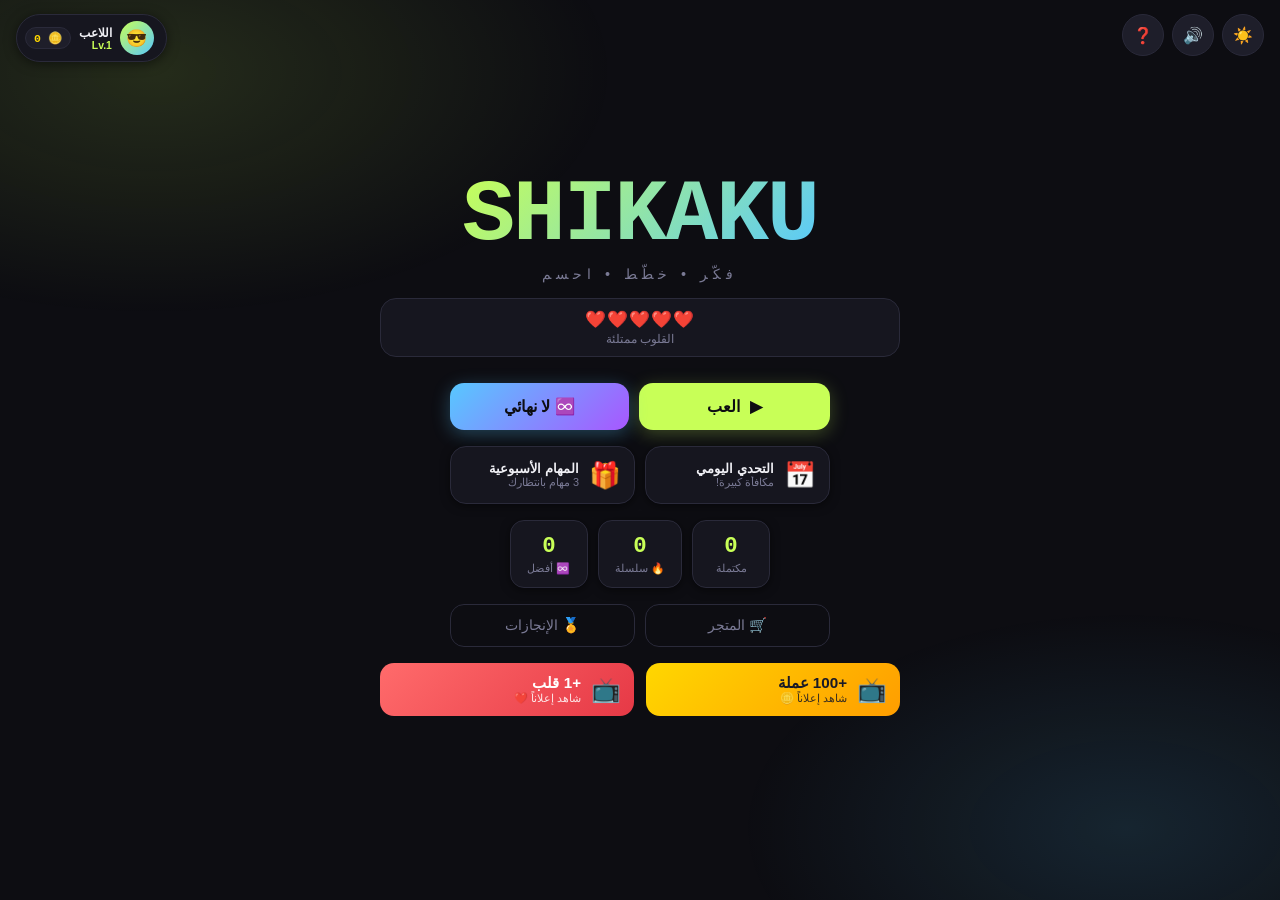
<file: index.html>
<!DOCTYPE html>
<html lang="ar" dir="rtl">
<head>
<meta charset="UTF-8">
<meta name="viewport" content="width=device-width, initial-scale=1.0, maximum-scale=1.0, user-scalable=no, viewport-fit=cover">
<title>شيكاكو | لعبة المربعات</title>
<!-- ✅ تعديل: أُزيل رابط Google Fonts الخارجي. الخطوط تُحمّل محلياً عبر @font-face في style.css -->
<!-- ✅ السبب: ضمان عمل الخطوط بعد التغليف للـ App Store وبدون إنترنت -->
<link rel="stylesheet" href="style.css">
<!-- ✅ PWA: ربط manifest لدعم Google Play -->
<link rel="manifest" href="manifest.json">
<meta name="theme-color" content="#c8ff57">
<meta name="mobile-web-app-capable" content="yes">
<meta name="apple-mobile-web-app-capable" content="yes">
</head>
<body data-theme="dark">

<canvas id="particles-canvas"></canvas>

<!-- ═══════════════ HOME ═══════════════ -->
<div id="home-screen" class="screen active">

  <!-- أزرار الإعدادات: فوق يسار (مظهر + صوت + تعليمات) -->
  <div class="home-topbar-left">
    <button class="icon-btn" onclick="toggleTheme()"><span id="theme-icon">☀️</span></button>
    <button class="icon-btn" onclick="toggleSound()" id="sound-btn">🔊</button>
    <button class="icon-btn" onclick="showScreen('guide-screen')">❓</button>
  </div>

  <!-- البروفايل: فوق يمين -->
  <div class="home-profile-corner" onclick="showScreen('profile-screen')">
    <div class="home-profile-avatar" id="home-avatar">😎</div>
    <div class="home-profile-info">
      <div class="home-profile-name" id="home-player-name">اللاعب</div>
      <div class="home-profile-level" id="home-level-txt">المستوى 1</div>
    </div>
    <div class="coin-display" id="home-coins">🪙 0</div>
  </div>

  <!-- اللوجو -->
  <div class="logo-wrap">
    <div class="logo-title">SHIKAKU</div>
    <div class="logo-sub">فكّر • خطّط • احسم</div>
  </div>

  <!-- ١: القلوب -->
  <div class="hearts-bar">
    <div class="hearts-info">
      <div class="hearts-display" id="home-hearts-display">❤️❤️❤️❤️❤️</div>
      <div class="hearts-timer" id="home-hearts-timer">القلوب ممتلئة</div>
    </div>
  </div>

  <!-- ٢: العب + لا نهائي -->
  <div class="home-buttons">
    <button class="btn-primary" onclick="showScreen('levels-screen')">▶&nbsp; العب</button>
    <button class="btn-glow" onclick="startInfiniteFromMenu()">♾️ لا نهائي</button>
  </div>

  <!-- ٣: التحدي اليومي + المهام الأسبوعية -->
  <div class="home-cards">
    <div class="mini-card" onclick="openDailyChallenge()">
      <div class="mini-card-icon">📅</div>
      <div class="mini-card-text">
        <div class="mini-card-title">التحدي اليومي</div>
        <div class="mini-card-sub" id="daily-teaser-status">مكافأة كبيرة!</div>
      </div>
    </div>
    <div class="mini-card" onclick="showScreen('missions-screen')">
      <div class="mini-card-icon">🎁</div>
      <div class="mini-card-text">
        <div class="mini-card-title">المهام الأسبوعية</div>
        <div class="mini-card-sub" id="missions-teaser">3 مهام بانتظارك</div>
      </div>
    </div>
  </div>

  <!-- ٤: مكتملة + سلسلة + أفضل -->
  <div class="stats-row">
    <div class="stat-box"><div class="stat-val" id="stat-completed">0</div><div class="stat-lbl">مكتملة</div></div>
    <div class="stat-box"><div class="stat-val" id="stat-streak">0</div><div class="stat-lbl">🔥 سلسلة</div></div>
    <div class="stat-box"><div class="stat-val" id="stat-infinite">0</div><div class="stat-lbl">♾️ أفضل</div></div>
  </div>

  <!-- ٥: المتجر + الإنجازات -->
  <div class="home-buttons">
    <button class="btn-secondary" onclick="showScreen('shop-screen')">🛒 المتجر</button>
    <button class="btn-secondary" onclick="showScreen('achievements-screen')">🏅 الإنجازات</button>
  </div>

  <!-- ٦: إعلانات -->
  <div class="ad-row">
    <button class="ad-box ad-box-coins" onclick="watchAd('coins')">
      <div class="ad-box-icon">📺</div>
      <div class="ad-box-txt"><div class="ad-box-title">+100 عملة</div><div class="ad-box-sub">شاهد إعلاناً 🪙</div></div>
    </button>
    <button class="ad-box ad-box-heart" onclick="watchAd('heart')">
      <div class="ad-box-icon">📺</div>
      <div class="ad-box-txt"><div class="ad-box-title">+1 قلب</div><div class="ad-box-sub">شاهد إعلاناً ❤️</div></div>
    </button>
  </div>

</div>

<!-- ═══════════════ LEVELS ═══════════════ -->
<div id="levels-screen" class="screen">
  <div class="topbar">
    <button class="back-btn" onclick="showScreen('home-screen')">←</button>
    <div class="topbar-title">المستويات</div>
    <div class="coin-display" id="levels-coins">🪙 0</div>
  </div>
  <div class="levels-progress-bar">
    <div class="levels-progress-fill" id="levels-progress-fill"></div>
    <span id="levels-progress-txt">0 / 75</span>
  </div>
  <div class="scroll-area"><div class="levels-grid" id="levels-grid"></div></div>
</div>

<!-- ═══════════════ GAME ═══════════════ -->
<div id="game-screen" class="screen">
  <div class="game-topbar">
    <div class="game-topbar-left">
      <button class="back-btn" onclick="openPauseMenu()" title="إيقاف مؤقت">⏸</button>
      <div class="game-level-badge" id="game-badge">L1</div>
      <div class="game-level-name" id="game-level-name">—</div>
    </div>
    <div class="timer-wrap">
      <div class="timer-display" id="timer-display">—</div>
      <div class="timer-ring">
        <svg viewBox="0 0 38 38" width="38" height="38">
          <circle class="timer-ring-bg" cx="19" cy="19" r="16"/>
          <circle class="timer-ring-fill" id="timer-ring-fill" cx="19" cy="19" r="16" stroke-dasharray="100.5" stroke-dashoffset="0"/>
        </svg>
      </div>
    </div>
  </div>

  <div class="shield-active-bar" id="shield-bar">🛡️ الحماية مفعّلة — لن تخسر قلباً إذا انتهى الوقت</div>

  <div class="game-body">
    <div class="combo-bar" id="combo-bar">
      🎯 الكومبو: <span class="combo-val" id="combo-val">0</span>
      <span id="combo-bonus" class="combo-bonus"></span>
    </div>

    <div class="grid-wrap">
      <div class="grid-container" id="grid-container">
        <table class="grid-table" id="grid-table"></table>
      </div>
    </div>

    <div class="progress-row" id="progress-row"></div>

    <div class="game-actions">
      <button class="action-btn" onclick="useHint()" id="btn-hint">💡 <span id="hint-count">(0)</span></button>
      <button class="action-btn shield-btn" onclick="useShield()" id="btn-shield">🛡️ <span id="shield-count">(0)</span></button>
      <button class="action-btn extra-btn" onclick="useExtraTime()" id="btn-extra">⏱️ <span id="extra-count">(0)</span></button>
      <button class="action-btn undo-btn" onclick="undoMove()" id="btn-undo" disabled>↩️</button>
    </div>
  </div>
</div>

<!-- ═══════════════ SHOP ═══════════════ -->
<div id="shop-screen" class="screen">
  <div class="topbar">
    <button class="back-btn" onclick="showScreen('home-screen')">←</button>
    <div class="topbar-title">🛒 المتجر</div>
    <div class="coin-display" id="shop-coins">🪙 0</div>
  </div>
  <div class="scroll-area"><div class="shop-body">
    <div class="shop-hint">اشترِ عناصر تساعدك في المستويات الصعبة 💪</div>
    <div class="shop-grid" id="shop-grid"></div>
  </div></div>
</div>

<!-- ═══════════════ ACHIEVEMENTS ═══════════════ -->
<div id="achievements-screen" class="screen">
  <div class="topbar">
    <button class="back-btn" onclick="showScreen('home-screen')">←</button>
    <div class="topbar-title">🏅 الإنجازات</div>
    <div id="ach-progress" class="coin-display" style="color:var(--accent)">0/0</div>
  </div>
  <div class="scroll-area"><div class="ach-body" id="ach-body"></div></div>
</div>

<!-- ═══════════════ MISSIONS ═══════════════ -->
<div id="missions-screen" class="screen">
  <div class="topbar">
    <button class="back-btn" onclick="showScreen('home-screen')">←</button>
    <div class="topbar-title">🎁 المهام الأسبوعية</div>
  </div>
  <div class="scroll-area"><div class="missions-wrap">
    <div class="missions-week" id="missions-week"></div>
    <div class="missions-body" id="missions-body"></div>
  </div></div>
</div>

<!-- ═══════════════ PROFILE ═══════════════ -->
<div id="profile-screen" class="screen">
  <div class="topbar">
    <button class="back-btn" onclick="showScreen('home-screen')">←</button>
    <div class="topbar-title">الملف الشخصي</div>
    <button class="icon-btn" onclick="toggleTheme()"><span id="theme-icon3">☀️</span></button>
  </div>
  <div class="scroll-area"><div class="profile-body">
    <div class="profile-hero">
      <div class="profile-big-avatar" id="profile-big-avatar" onclick="openAvatarPicker()">
        😎<div class="avatar-edit-hint">✏️</div>
      </div>
      <div class="profile-hero-info">
        <div class="profile-hero-name" id="profile-name-big" onclick="editName()">اللاعب ✏️</div>
        <div class="profile-hero-level" id="profile-level-big">المستوى 1</div>
        <div class="xp-bar-bg"><div class="xp-bar-fill" id="profile-xp-bar" style="width:0%"></div></div>
        <div class="xp-label"><span id="profile-xp-txt">0 XP</span><span id="profile-xp-max">100 XP</span></div>
      </div>
    </div>

    <div class="profile-section">
      <div class="profile-section-title">📊 الإحصائيات</div>
      <div class="stats-grid" id="profile-stats-row"></div>
    </div>

    <div class="profile-section">
      <div class="profile-section-title">
        🎒 المخزون
        <span class="section-link" onclick="showItemsGuide()">ما هذه العناصر؟ ❓</span>
      </div>
      <div class="inventory-grid" id="inventory-grid"></div>
    </div>

    <div class="profile-section">
      <div class="profile-section-title">🖼️ الصور الرمزية</div>
      <div class="avatar-grid" id="avatar-select-grid"></div>
      <button class="btn-primary full" style="margin-top:12px" onclick="saveAvatar()">حفظ الصورة</button>
    </div>

    <button class="btn-danger full" onclick="confirmResetProgress()">🗑️ إعادة تعيين التقدم</button>
  </div></div>
</div>

<!-- ═══════════════ GUIDE ═══════════════ -->
<div id="guide-screen" class="screen">
  <div class="topbar">
    <button class="back-btn" onclick="showScreen('home-screen')">←</button>
    <div class="topbar-title">كيف تلعب؟</div>
  </div>
  <div class="scroll-area"><div class="guide-body">
    <div class="guide-section">
      <h3>🎮 فكرة اللعبة</h3>
      <p>الشبكة مقسّمة إلى خلايا وبعضها يحتوي أرقاماً. حدّد منطقة مستطيلة لكل رقم بحيث يساوي عدد خلاياها قيمة الرقم.</p>
      <div class="guide-grid-demo">
        <div class="guide-cell g-sel"></div><div class="guide-cell g-sel"></div><div class="guide-cell g-sel"></div>
        <div class="guide-cell g-sel"></div><div class="guide-cell g-num">9</div><div class="guide-cell g-sel"></div>
        <div class="guide-cell g-sel"></div><div class="guide-cell g-sel"></div><div class="guide-cell g-sel"></div>
      </div>
      <p>رقم 9 في شبكة 3×3 ← حدّد الشبكة كاملة (9 خلايا).</p>
    </div>
    <div class="guide-section"><h3>📏 القواعد</h3>
      <p>• التحديد مستطيل دائماً<br>• كل رقم له منطقته ولا تتداخل<br>• كل مستطيل يحتوي رقماً واحداً فقط<br>• كل خلية يجب أن تكون ضمن منطقة<br>• إذا انتهى الوقت تخسر وتُعيد</p></div>
    <div class="guide-section"><h3>🟢🟡🔴 أوضاع الصعوبة</h3>
      <p>قبل كل مرحلة تختار: <b>سهل</b> (وقت أطول، مكافأة أقل)، <b>عادي</b> (متوازن)، أو <b>خبير</b> (وقت أقل، مكافآت مضاعفة ×1.8).</p></div>
    <div class="guide-section"><h3>♾️ الوضع اللانهائي</h3>
      <p>ألغاز لا تنتهي! كل لغز يكبر تدريجياً. رقم اللغز ثابت على كل الأجهزة — لغز #50 هو نفسه عند الجميع، فتقدر تتحدى أصدقاءك على نفس اللغز.</p></div>
    <div class="guide-section"><h3>🔥 السلسلة</h3>
      <p>عدد المستويات المتتالية بدون خسارة. كل ما زادت، زادت مكافآت XP والعملات. تنكسر للصفر عند الخسارة.</p></div>
    <div class="guide-section"><h3>🎯 الكومبو</h3>
      <p>حل مناطق صحيحة متتالية: كومبو 3 = ×1.5، كومبو 5 = ×2 نقاط. يُعاد للصفر عند الخطأ.</p></div>
    <div class="guide-section"><h3>🎁 المهام الأسبوعية</h3>
      <p>3 مهام تتجدد كل أسبوع بمكافآت عملات وXP. أكملها واستلم جوائزها.</p></div>
    <div class="guide-section"><h3>🎒 العناصر</h3>
      <div class="items-guide">
        <div class="item-guide-row"><div class="item-guide-icon">💡</div><div class="item-guide-info"><div class="item-guide-name">تلميح</div><div class="item-guide-desc">يحل منطقة واحدة تلقائياً عند التعلّق.</div></div></div>
        <div class="item-guide-row"><div class="item-guide-icon">🛡️</div><div class="item-guide-info"><div class="item-guide-name">الحماية</div><div class="item-guide-desc">إذا انتهى الوقت وهي مفعّلة، لا تخسر قلباً (تُحفظ قلوبك دون تخطّي المرحلة).</div></div></div>
        <div class="item-guide-row"><div class="item-guide-icon">⏱️</div><div class="item-guide-info"><div class="item-guide-name">وقت إضافي</div><div class="item-guide-desc">يضيف 30 ثانية فوراً.</div></div></div>
        <div class="item-guide-row"><div class="item-guide-icon">↩️</div><div class="item-guide-info"><div class="item-guide-name">تراجع</div><div class="item-guide-desc">يلغي آخر منطقة وضعتها.</div></div></div>
      </div></div>
    <div class="guide-section"><h3>⭐ النجوم</h3>
      <p>⭐⭐⭐ أكملت في أقل من نصف الوقت • ⭐⭐ في الوقت المتوسط • ⭐ قبل النهاية.</p></div>
  </div></div>
</div>

<!-- ═══════════════ OVERLAYS ═══════════════ -->
<div class="overlay" id="mode-overlay">
  <div class="modal">
    <div class="modal-icon">🎚️</div>
    <div class="modal-title">اختر الصعوبة</div>
    <div class="modal-sub">نفس اللغز — تحدٍّ مختلف</div>
    <div class="mode-picker-grid" id="mode-picker-grid"></div>
    <div class="modal-buttons" style="margin-top:8px">
      <button class="btn-secondary full" onclick="closeOverlay('mode-overlay')">إلغاء</button>
    </div>
  </div>
</div>

<div class="overlay" id="win-overlay">
  <div class="modal">
    <div class="modal-icon" id="win-icon">🎉</div>
    <div class="modal-title">أحسنت!</div>
    <div class="modal-sub" id="win-sub">حللت اللغز!</div>
    <div class="rewards-list" id="win-rewards"></div>
    <div class="modal-buttons">
      <button class="btn-primary full" onclick="nextLevel()" id="win-next-btn">▶ المستوى التالي</button>
      <button class="btn-secondary full" onclick="closeOverlay('win-overlay');backToMenuFromGame()">القائمة</button>
    </div>
  </div>
</div>

<div class="overlay" id="lose-overlay">
  <div class="modal">
    <div class="modal-icon">⏰</div>
    <div class="modal-title">انتهى الوقت!</div>
    <div class="modal-sub" id="lose-sub">السلسلة انكسرت — حاول مجدداً!</div>
    <div class="modal-buttons">
      <button class="btn-primary full" onclick="retryLevel()">↺ أعد المحاولة</button>
      <button class="btn-secondary full" onclick="closeOverlay('lose-overlay');backToMenuFromGame()">القائمة</button>
    </div>
  </div>
</div>

<!-- 📺 نافذة الإعلان الوهمي (عدّاد 30 ثانية ثم مكافأة) -->
<div class="overlay" id="ad-overlay">
  <div class="modal">
    <div class="modal-icon">📺</div>
    <div class="modal-title" id="ad-title">شاهد إعلاناً</div>
    <div class="ad-screen">
      <div class="ad-fake-label">إعلان</div>
      <div class="ad-counter" id="ad-count">30</div>
      <div class="ad-hint">يُرجى مشاهدة الإعلان كاملاً للحصول على المكافأة</div>
    </div>
    <div class="modal-buttons">
      <button class="btn-primary full" id="ad-claim-btn" style="display:none" onclick="claimAdReward()">🎁 استلم المكافأة</button>
      <button class="btn-secondary full" id="ad-skip-btn" onclick="cancelAd()">إغلاق</button>
    </div>
    <div class="ad-cancel-link" onclick="cancelAd()">تخطّي (بدون مكافأة)</div>
  </div>
</div>

<!-- 📺 الإعلان البيني — يظهر تلقائياً بعد كل مرحلة (إجباري لـ 5 ثوانٍ، ثم زر تخطي) -->
<div class="overlay" id="interstitial-overlay">
  <div class="modal">
    <div class="modal-icon">📺</div>
    <div class="modal-title">إعلان قصير</div>
    <div class="ad-screen">
      <div class="ad-fake-label">إعلان</div>
      <div class="ad-counter" id="inter-count">30</div>
      <div class="ad-hint">شاهد كاملاً لتربح +20 عملة 🪙</div>
    </div>
    <div class="modal-buttons">
      <!-- زر استلام المكافأة (يظهر بعد إكمال 30ث) -->
      <button class="btn-primary full" id="inter-claim-btn" style="display:none" onclick="claimInterstitialReward()">🎁 استلم +20 عملة</button>
      <!-- زر التخطي (يظهر بعد 5 ثوانٍ) -->
      <button class="btn-secondary full" id="inter-skip-btn" style="display:none" onclick="skipInterstitial()">⏭️ تخطي الإعلان</button>
    </div>
    <!-- العدّاد النصي قبل ظهور زر التخطي -->
    <div class="ad-hint" id="inter-skip-hint">يمكن التخطي بعد <span id="inter-skip-num">5</span> ثوانٍ</div>
  </div>
</div>

<!-- ❤️ نافذة نفاد القلوب -->
<div class="overlay" id="hearts-overlay">
  <div class="modal">
    <div class="modal-icon">💔</div>
    <div class="modal-title">نفدت القلوب!</div>
    <div class="hearts-display" style="font-size:1.3rem;margin:6px 0">🖤🖤🖤🖤🖤</div>
    <div class="modal-sub hearts-timer">القلب التالي قريباً</div>
    <div class="modal-buttons">
      <button class="btn-primary full" onclick="closeOverlay('hearts-overlay');watchAd('heart')">📺 شاهد إعلاناً لربح قلب</button>
      <button class="btn-secondary full" onclick="closeOverlay('hearts-overlay')">حسناً</button>
    </div>
  </div>
</div>

<!-- ✅ قائمة الإيقاف المؤقت — تجمع الاستئناف والإعادة والخروج -->
<div class="overlay" id="pause-overlay">
  <div class="modal">
    <div class="modal-icon">⏸</div>
    <div class="modal-title">إيقاف مؤقت</div>
    <div class="modal-sub" id="pause-sub">—</div>
    <div class="modal-buttons">
      <button class="btn-primary full" onclick="closePauseMenu()">▶ استئناف اللعب</button>
      <button class="btn-secondary full" id="pause-reset-btn" onclick="pauseDoReset()">↺ إعادة المرحلة</button>
      <button class="btn-danger full" id="pause-quit-btn" onclick="pauseDoQuit()">🚪 الخروج</button>
    </div>
  </div>
</div>

<div class="overlay" id="levelup-overlay">
  <div class="modal">
    <div class="modal-icon">🚀</div>
    <div class="modal-title" id="levelup-title">مستوى جديد!</div>
    <div class="modal-sub" id="levelup-sub">لقد ارتقيت!</div>
    <div class="rewards-list" id="levelup-rewards"></div>
    <div class="modal-buttons"><button class="btn-primary full" onclick="closeOverlay('levelup-overlay')">رائع! 🎊</button></div>
  </div>
</div>

<div class="overlay" id="ach-unlock-overlay">
  <div class="modal">
    <div class="modal-icon" id="ach-unlock-icon">🏅</div>
    <div class="modal-title">إنجاز جديد!</div>
    <div class="modal-sub" id="ach-unlock-name">—</div>
    <div class="rewards-list" id="ach-unlock-rewards"></div>
    <div class="modal-buttons"><button class="btn-primary full" onclick="closeOverlay('ach-unlock-overlay')">رائع! 🎉</button></div>
  </div>
</div>

<div class="overlay" id="items-guide-overlay">
  <div class="modal" style="max-width:420px">
    <div class="modal-icon">📦</div>
    <div class="modal-title">دليل العناصر</div>
    <div class="streak-info-card">
      <div class="streak-info-title">🔥 السلسلة</div>
      <div class="streak-info-desc">مستويات متتالية بدون خسارة. كل ما زادت تحصل مكافآت أكبر. تبدأ من الصفر عند الخسارة!</div>
    </div>
    <div class="items-guide">
      <div class="item-guide-row"><div class="item-guide-icon">💡</div><div class="item-guide-info"><div class="item-guide-name">تلميح</div><div class="item-guide-desc">يحل منطقة واحدة تلقائياً.</div></div></div>
      <div class="item-guide-row"><div class="item-guide-icon">🛡️</div><div class="item-guide-info"><div class="item-guide-name">الحماية</div><div class="item-guide-desc">إذا انتهى الوقت لا تخسر قلباً — تحتفظ بقلوبك.</div></div></div>
      <div class="item-guide-row"><div class="item-guide-icon">⏱️</div><div class="item-guide-info"><div class="item-guide-name">وقت إضافي</div><div class="item-guide-desc">+30 ثانية فوراً.</div></div></div>
    </div>
    <div class="modal-buttons" style="margin-top:14px"><button class="btn-primary full" onclick="closeOverlay('items-guide-overlay')">فهمت 👍</button></div>
  </div>
</div>

<div class="overlay" id="avatar-overlay">
  <div class="modal">
    <div class="modal-icon">🖼️</div>
    <div class="modal-title">اختر صورتك</div>
    <div class="modal-sub">المقفلة تظهر باهتة — أكمل مستويات لفتحها</div>
    <div class="avatar-grid" id="avatar-picker-grid"></div>
    <div class="modal-buttons" style="margin-top:14px">
      <button class="btn-primary full" onclick="confirmAvatar()">حفظ</button>
      <button class="btn-secondary full" onclick="closeOverlay('avatar-overlay')">إلغاء</button>
    </div>
  </div>
</div>

<!-- ═══════════ NAME INPUT OVERLAY (✅ جديد: بديل prompt المحجوب على iOS) ═══════════ -->
<div class="overlay" id="name-overlay">
  <div class="modal">
    <div class="modal-icon">✏️</div>
    <div class="modal-title">تغيير الاسم</div>
    <div class="modal-sub">اكتب اسمك الجديد (حتى 12 حرفاً)</div>
    <!-- حقل إدخال مخصص — بلا وسم form لتجنّب إعادة تحميل الصفحة داخل WebView -->
    <input type="text" id="name-input" class="name-input-field"
           maxlength="12" placeholder="اسم اللاعب"
           autocomplete="off" autocorrect="off" spellcheck="false">
    <div class="modal-buttons" style="margin-top:14px">
      <button class="btn-primary full" onclick="confirmNameChange()">حفظ</button>
      <button class="btn-secondary full" onclick="closeOverlay('name-overlay')">إلغاء</button>
    </div>
  </div>
</div>

<div class="overlay" id="confirm-overlay">
  <div class="modal">
    <div class="modal-icon" id="confirm-icon">⚠️</div>
    <div class="modal-title" id="confirm-title">تأكيد</div>
    <div class="modal-sub" id="confirm-sub">—</div>
    <div class="modal-buttons">
      <button class="btn-danger full" id="confirm-yes">نعم</button>
      <button class="btn-secondary full" onclick="closeOverlay('confirm-overlay')">إلغاء</button>
    </div>
  </div>
</div>

<div class="toast" id="toast"><span id="toast-icon"></span><span id="toast-msg"></span></div>

<script src="script.js"></script>
<!-- ✅ PWA: تسجيل Service Worker للعمل بدون إنترنت -->
<script>
  if('serviceWorker' in navigator){
    navigator.serviceWorker.register('./service-worker.js');
  }
</script>
</body>
</html>
</file>
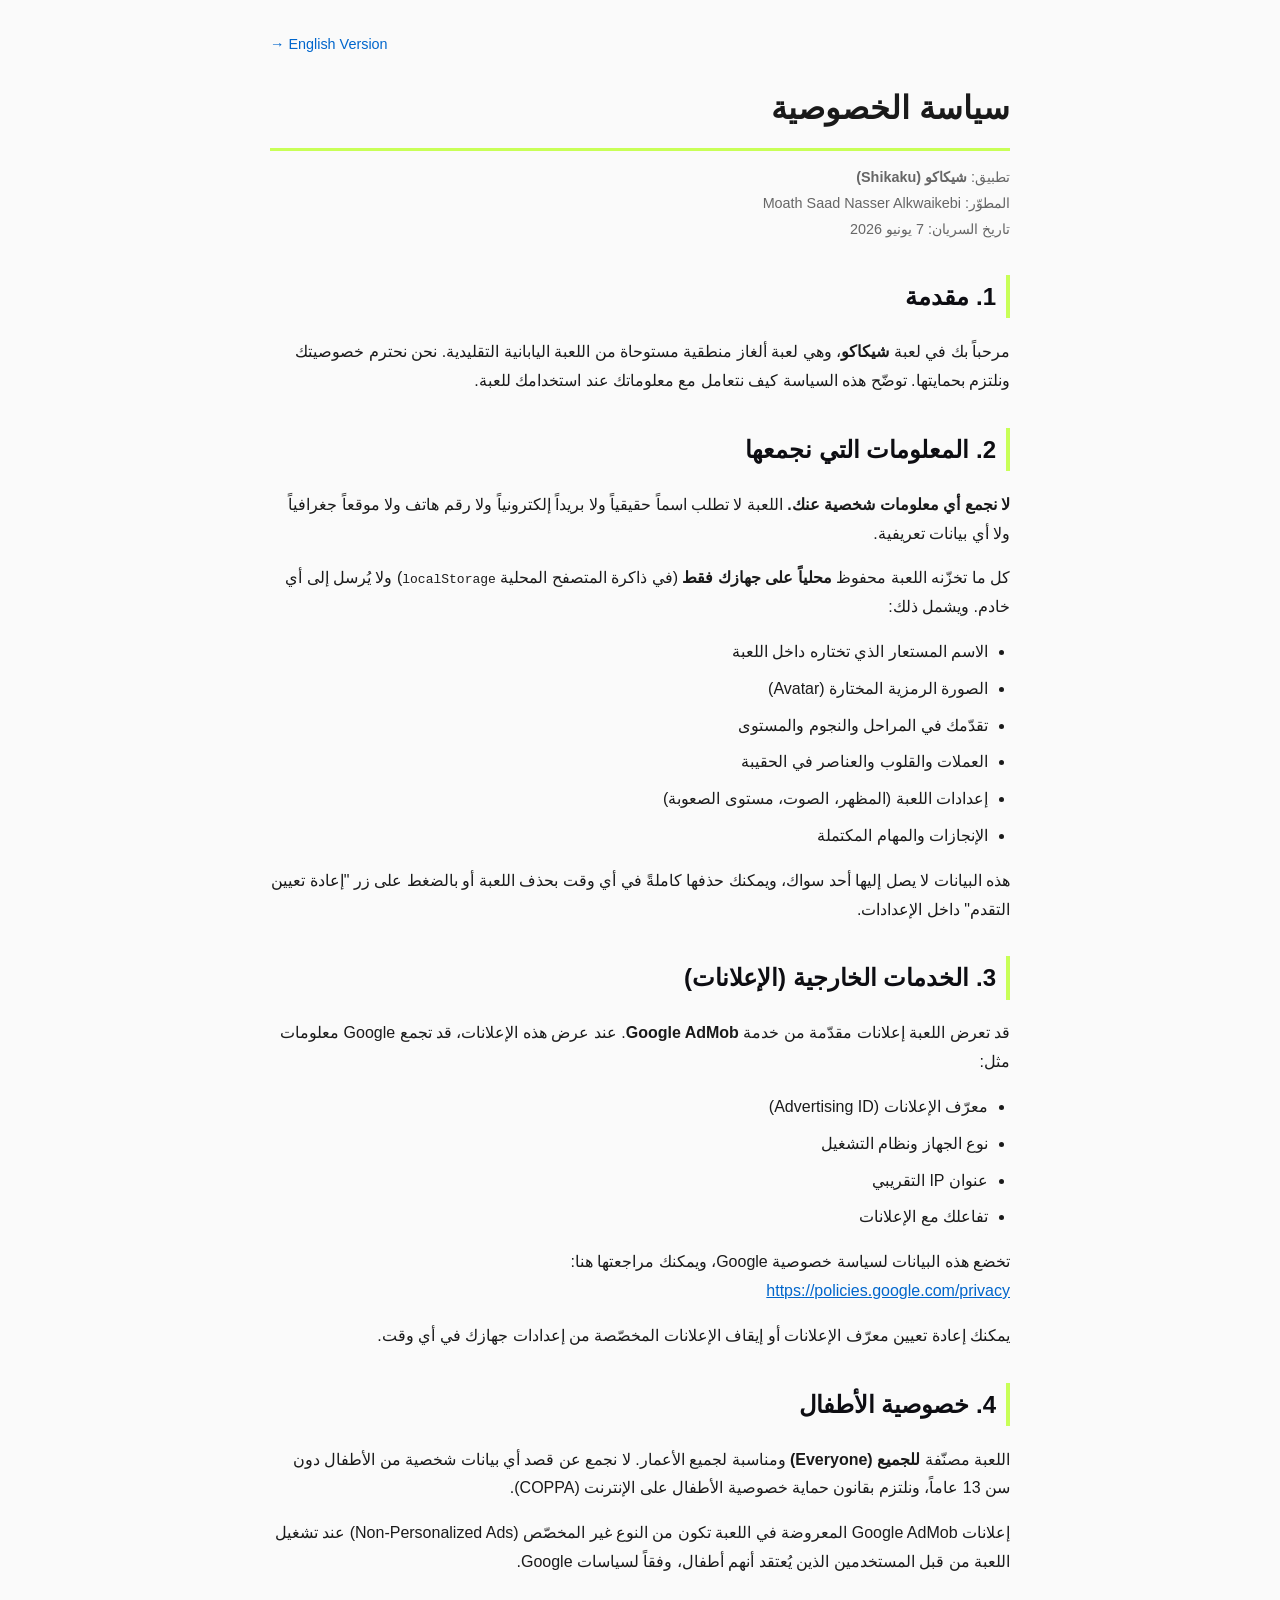
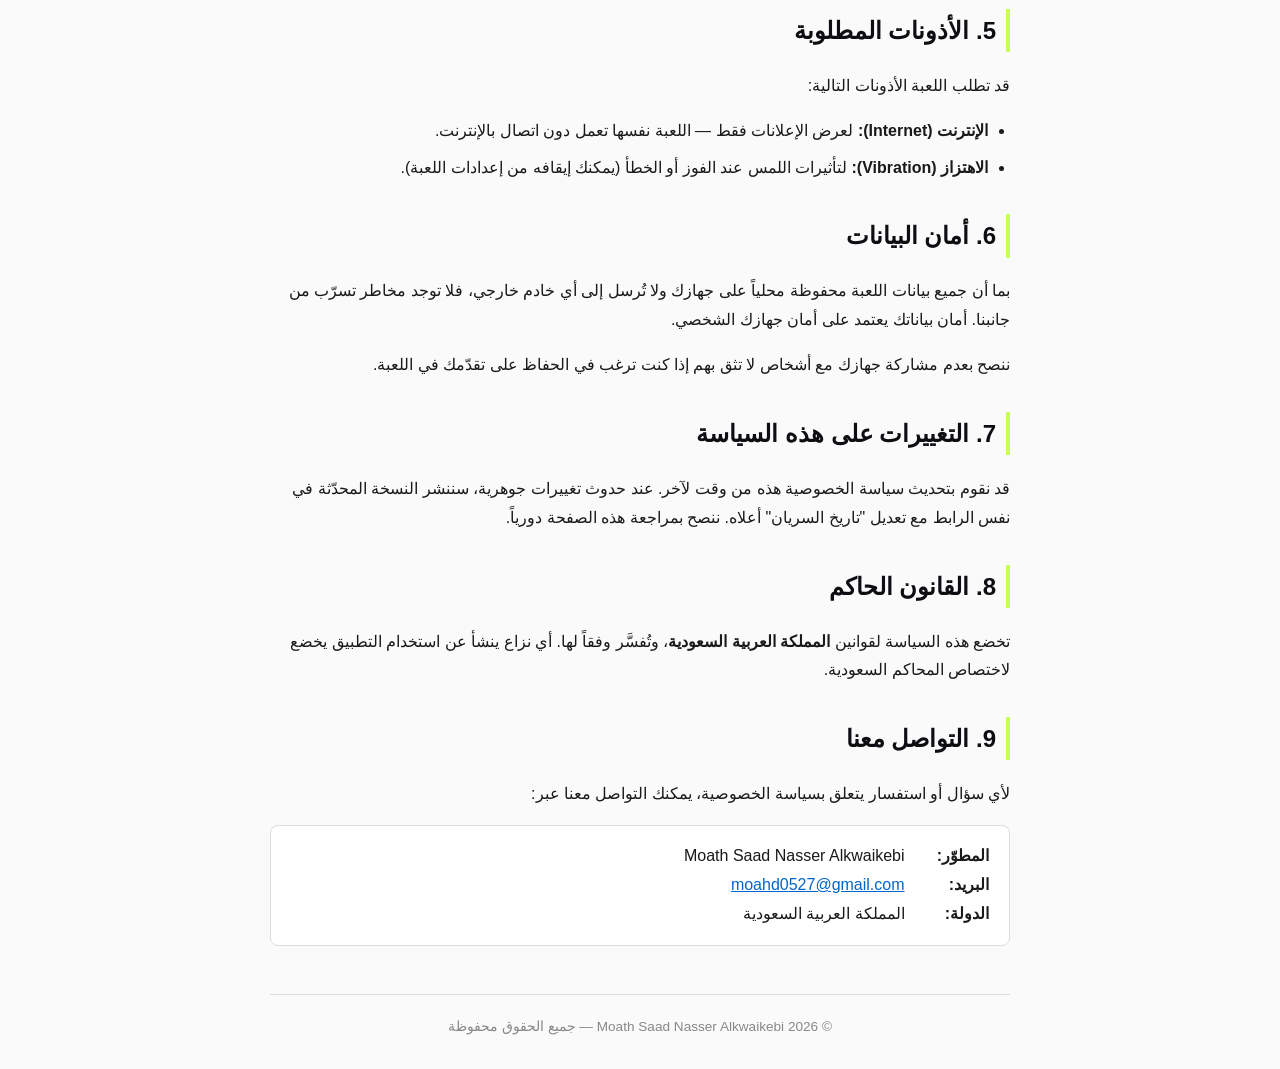
<file: privacy-ar.html>
<!DOCTYPE html>
<html lang="ar" dir="rtl">
<head>
<meta charset="UTF-8">
<meta name="viewport" content="width=device-width,initial-scale=1">
<title>سياسة الخصوصية — شيكاكو</title>
<style>
  *{box-sizing:border-box}
  body{font-family:-apple-system,BlinkMacSystemFont,"Segoe UI",Tahoma,Arial,sans-serif;
       max-width:780px;margin:0 auto;padding:30px 20px;line-height:1.8;
       color:#1a1a1a;background:#fafafa}
  h1{border-bottom:3px solid #c8ff57;padding-bottom:10px;margin-bottom:6px}
  h2{margin-top:32px;color:#0d0d12;border-right:4px solid #c8ff57;padding-right:10px}
  .meta{color:#666;font-size:0.9rem;margin-bottom:24px}
  .lang-switch{text-align:left;margin-bottom:20px}
  .lang-switch a{color:#0066cc;text-decoration:none;font-size:0.9rem}
  .lang-switch a:hover{text-decoration:underline}
  ul{padding-right:22px;padding-left:0}
  li{margin-bottom:8px}
  a{color:#0066cc}
  .contact-box{background:#fff;border:1px solid #ddd;border-radius:8px;
               padding:16px 20px;margin-top:16px}
  .contact-box strong{display:inline-block;min-width:80px}
  footer{margin-top:48px;padding-top:20px;border-top:1px solid #ddd;
         color:#888;font-size:0.85rem;text-align:center}
</style>
</head>
<body>

<div class="lang-switch">
  <a href="privacy-en.html">English Version →</a>
</div>

<h1>سياسة الخصوصية</h1>
<p class="meta">
  تطبيق: <strong>شيكاكو (Shikaku)</strong><br>
  المطوّر: Moath Saad Nasser Alkwaikebi<br>
  تاريخ السريان: 7 يونيو 2026
</p>

<h2>1. مقدمة</h2>
<p>
  مرحباً بك في لعبة <strong>شيكاكو</strong>، وهي لعبة ألغاز منطقية مستوحاة من اللعبة اليابانية التقليدية.
  نحن نحترم خصوصيتك ونلتزم بحمايتها. توضّح هذه السياسة كيف نتعامل مع معلوماتك عند استخدامك للعبة.
</p>

<h2>2. المعلومات التي نجمعها</h2>
<p><strong>لا نجمع أي معلومات شخصية عنك.</strong> اللعبة لا تطلب اسماً حقيقياً ولا بريداً إلكترونياً ولا رقم هاتف ولا موقعاً جغرافياً ولا أي بيانات تعريفية.</p>

<p>كل ما تخزّنه اللعبة محفوظ <strong>محلياً على جهازك فقط</strong> (في ذاكرة المتصفح المحلية <code>localStorage</code>) ولا يُرسل إلى أي خادم. ويشمل ذلك:</p>
<ul>
  <li>الاسم المستعار الذي تختاره داخل اللعبة</li>
  <li>الصورة الرمزية المختارة (Avatar)</li>
  <li>تقدّمك في المراحل والنجوم والمستوى</li>
  <li>العملات والقلوب والعناصر في الحقيبة</li>
  <li>إعدادات اللعبة (المظهر، الصوت، مستوى الصعوبة)</li>
  <li>الإنجازات والمهام المكتملة</li>
</ul>
<p>هذه البيانات لا يصل إليها أحد سواك، ويمكنك حذفها كاملةً في أي وقت بحذف اللعبة أو بالضغط على زر "إعادة تعيين التقدم" داخل الإعدادات.</p>

<h2>3. الخدمات الخارجية (الإعلانات)</h2>
<p>قد تعرض اللعبة إعلانات مقدّمة من خدمة <strong>Google AdMob</strong>. عند عرض هذه الإعلانات، قد تجمع Google معلومات مثل:</p>
<ul>
  <li>معرّف الإعلانات (Advertising ID)</li>
  <li>نوع الجهاز ونظام التشغيل</li>
  <li>عنوان IP التقريبي</li>
  <li>تفاعلك مع الإعلانات</li>
</ul>
<p>تخضع هذه البيانات لسياسة خصوصية Google، ويمكنك مراجعتها هنا:<br>
<a href="https://policies.google.com/privacy" target="_blank" rel="noopener">https://policies.google.com/privacy</a></p>
<p>يمكنك إعادة تعيين معرّف الإعلانات أو إيقاف الإعلانات المخصّصة من إعدادات جهازك في أي وقت.</p>

<h2>4. خصوصية الأطفال</h2>
<p>
  اللعبة مصنّفة <strong>للجميع (Everyone)</strong> ومناسبة لجميع الأعمار. لا نجمع عن قصد أي بيانات شخصية من الأطفال دون سن 13 عاماً، ونلتزم بقانون حماية خصوصية الأطفال على الإنترنت (COPPA).
</p>
<p>
  إعلانات Google AdMob المعروضة في اللعبة تكون من النوع غير المخصّص (Non-Personalized Ads) عند تشغيل اللعبة من قبل المستخدمين الذين يُعتقد أنهم أطفال، وفقاً لسياسات Google.
</p>

<h2>5. الأذونات المطلوبة</h2>
<p>قد تطلب اللعبة الأذونات التالية:</p>
<ul>
  <li><strong>الإنترنت (Internet):</strong> لعرض الإعلانات فقط — اللعبة نفسها تعمل دون اتصال بالإنترنت.</li>
  <li><strong>الاهتزاز (Vibration):</strong> لتأثيرات اللمس عند الفوز أو الخطأ (يمكنك إيقافه من إعدادات اللعبة).</li>
</ul>

<h2>6. أمان البيانات</h2>
<p>
  بما أن جميع بيانات اللعبة محفوظة محلياً على جهازك ولا تُرسل إلى أي خادم خارجي، فلا توجد مخاطر تسرّب من جانبنا. أمان بياناتك يعتمد على أمان جهازك الشخصي.
</p>
<p>
  ننصح بعدم مشاركة جهازك مع أشخاص لا تثق بهم إذا كنت ترغب في الحفاظ على تقدّمك في اللعبة.
</p>

<h2>7. التغييرات على هذه السياسة</h2>
<p>
  قد نقوم بتحديث سياسة الخصوصية هذه من وقت لآخر. عند حدوث تغييرات جوهرية، سننشر النسخة المحدّثة في نفس الرابط مع تعديل "تاريخ السريان" أعلاه. ننصح بمراجعة هذه الصفحة دورياً.
</p>

<h2>8. القانون الحاكم</h2>
<p>
  تخضع هذه السياسة لقوانين <strong>المملكة العربية السعودية</strong>، وتُفسَّر وفقاً لها. أي نزاع ينشأ عن استخدام التطبيق يخضع لاختصاص المحاكم السعودية.
</p>

<h2>9. التواصل معنا</h2>
<p>لأي سؤال أو استفسار يتعلق بسياسة الخصوصية، يمكنك التواصل معنا عبر:</p>
<div class="contact-box">
  <strong>المطوّر:</strong> Moath Saad Nasser Alkwaikebi<br>
  <strong>البريد:</strong> <a href="mailto:moahd0527@gmail.com">moahd0527@gmail.com</a><br>
  <strong>الدولة:</strong> المملكة العربية السعودية
</div>

<footer>
  © 2026 Moath Saad Nasser Alkwaikebi — جميع الحقوق محفوظة
</footer>

</body>
</html>
</file>
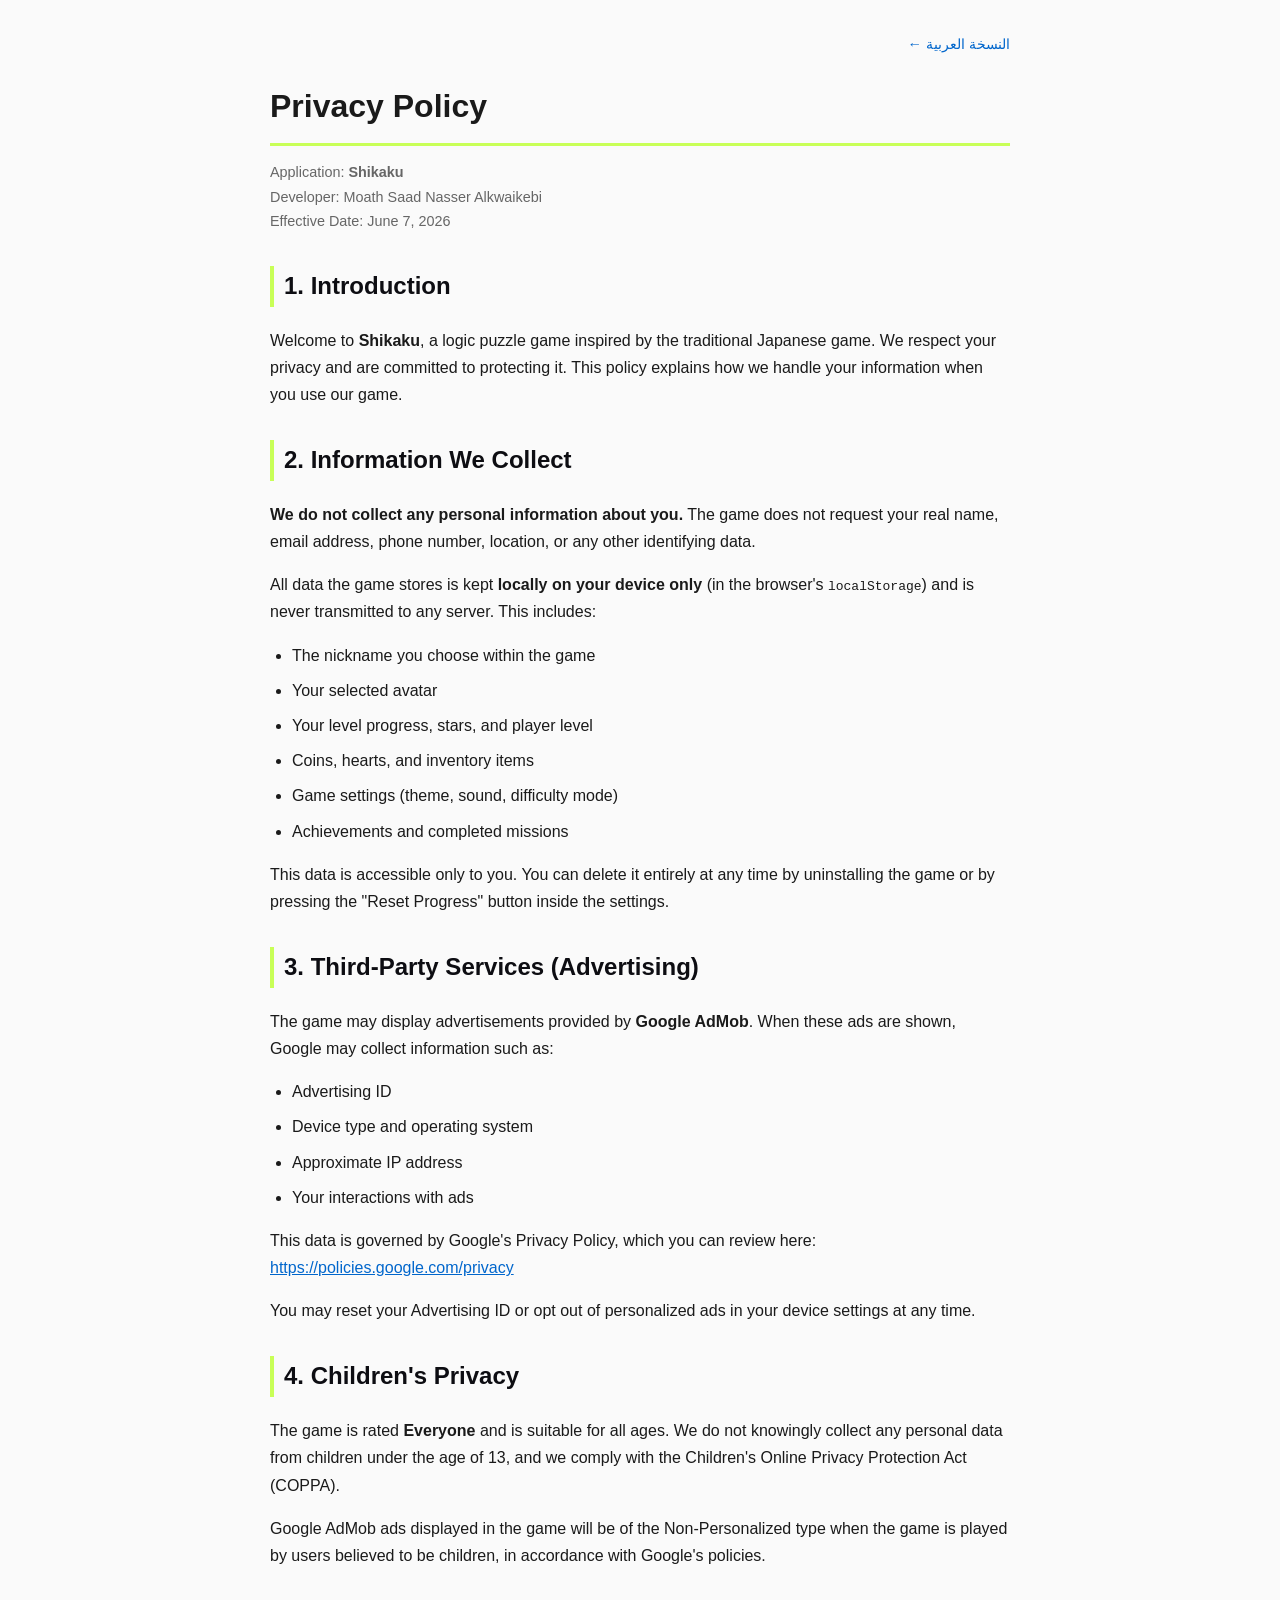
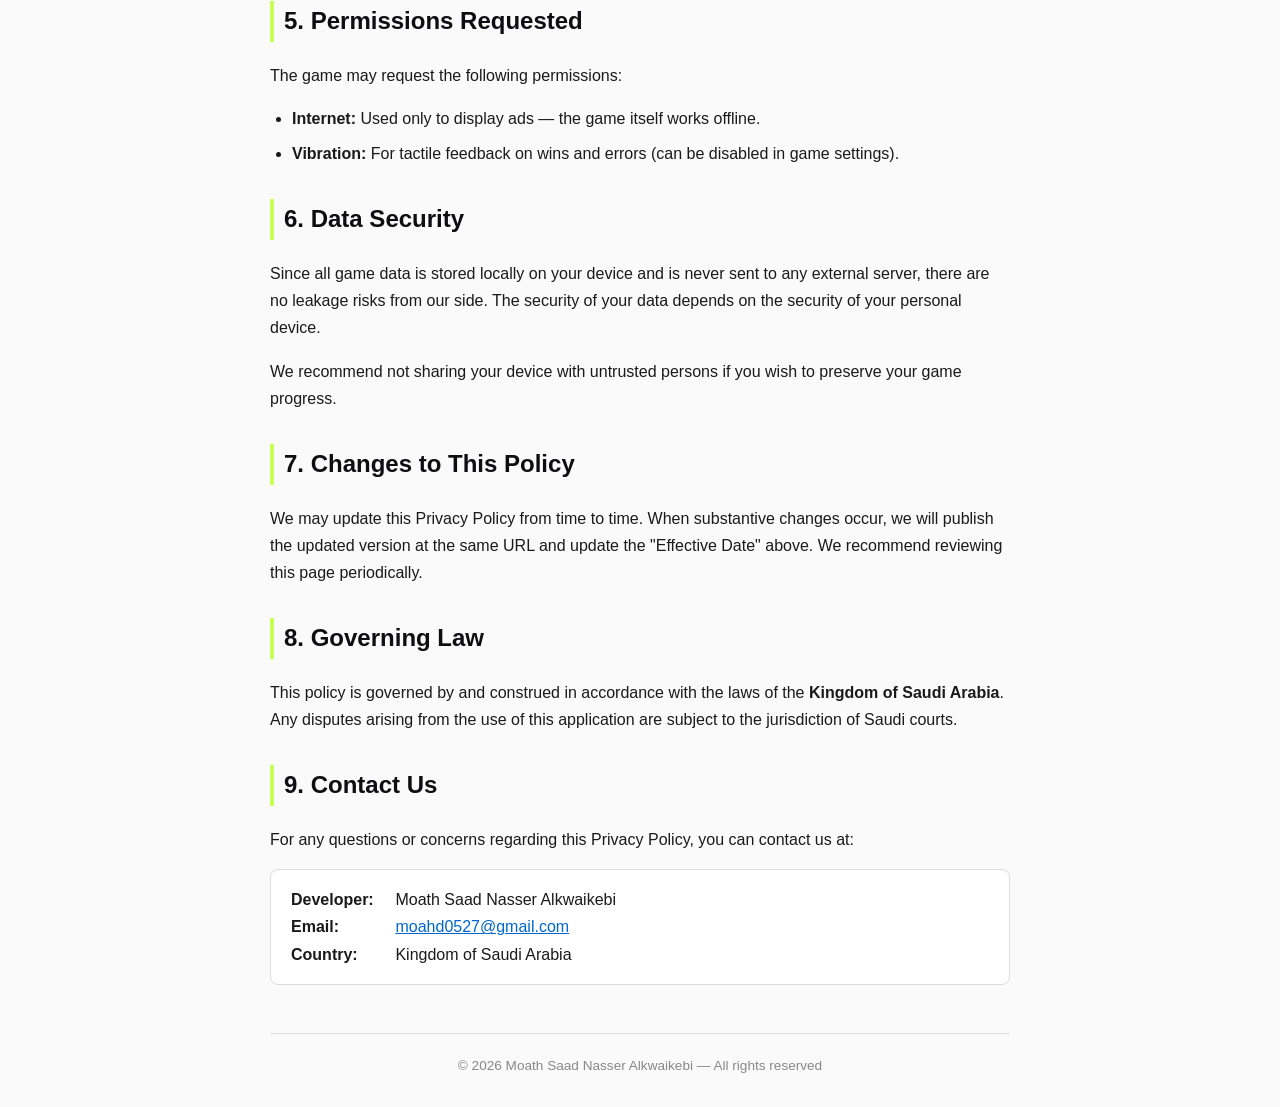
<file: privacy-en.html>
<!DOCTYPE html>
<html lang="en" dir="ltr">
<head>
<meta charset="UTF-8">
<meta name="viewport" content="width=device-width,initial-scale=1">
<title>Privacy Policy — Shikaku</title>
<style>
  *{box-sizing:border-box}
  body{font-family:-apple-system,BlinkMacSystemFont,"Segoe UI",Tahoma,Arial,sans-serif;
       max-width:780px;margin:0 auto;padding:30px 20px;line-height:1.7;
       color:#1a1a1a;background:#fafafa}
  h1{border-bottom:3px solid #c8ff57;padding-bottom:10px;margin-bottom:6px}
  h2{margin-top:32px;color:#0d0d12;border-left:4px solid #c8ff57;padding-left:10px}
  .meta{color:#666;font-size:0.9rem;margin-bottom:24px}
  .lang-switch{text-align:right;margin-bottom:20px}
  .lang-switch a{color:#0066cc;text-decoration:none;font-size:0.9rem}
  .lang-switch a:hover{text-decoration:underline}
  ul{padding-left:22px}
  li{margin-bottom:8px}
  a{color:#0066cc}
  .contact-box{background:#fff;border:1px solid #ddd;border-radius:8px;
               padding:16px 20px;margin-top:16px}
  .contact-box strong{display:inline-block;min-width:100px}
  footer{margin-top:48px;padding-top:20px;border-top:1px solid #ddd;
         color:#888;font-size:0.85rem;text-align:center}
</style>
</head>
<body>

<div class="lang-switch">
  <a href="privacy-ar.html">← النسخة العربية</a>
</div>

<h1>Privacy Policy</h1>
<p class="meta">
  Application: <strong>Shikaku</strong><br>
  Developer: Moath Saad Nasser Alkwaikebi<br>
  Effective Date: June 7, 2026
</p>

<h2>1. Introduction</h2>
<p>
  Welcome to <strong>Shikaku</strong>, a logic puzzle game inspired by the traditional Japanese game.
  We respect your privacy and are committed to protecting it. This policy explains how we handle your information when you use our game.
</p>

<h2>2. Information We Collect</h2>
<p><strong>We do not collect any personal information about you.</strong> The game does not request your real name, email address, phone number, location, or any other identifying data.</p>

<p>All data the game stores is kept <strong>locally on your device only</strong> (in the browser's <code>localStorage</code>) and is never transmitted to any server. This includes:</p>
<ul>
  <li>The nickname you choose within the game</li>
  <li>Your selected avatar</li>
  <li>Your level progress, stars, and player level</li>
  <li>Coins, hearts, and inventory items</li>
  <li>Game settings (theme, sound, difficulty mode)</li>
  <li>Achievements and completed missions</li>
</ul>
<p>This data is accessible only to you. You can delete it entirely at any time by uninstalling the game or by pressing the "Reset Progress" button inside the settings.</p>

<h2>3. Third-Party Services (Advertising)</h2>
<p>The game may display advertisements provided by <strong>Google AdMob</strong>. When these ads are shown, Google may collect information such as:</p>
<ul>
  <li>Advertising ID</li>
  <li>Device type and operating system</li>
  <li>Approximate IP address</li>
  <li>Your interactions with ads</li>
</ul>
<p>This data is governed by Google's Privacy Policy, which you can review here:<br>
<a href="https://policies.google.com/privacy" target="_blank" rel="noopener">https://policies.google.com/privacy</a></p>
<p>You may reset your Advertising ID or opt out of personalized ads in your device settings at any time.</p>

<h2>4. Children's Privacy</h2>
<p>
  The game is rated <strong>Everyone</strong> and is suitable for all ages. We do not knowingly collect any personal data from children under the age of 13, and we comply with the Children's Online Privacy Protection Act (COPPA).
</p>
<p>
  Google AdMob ads displayed in the game will be of the Non-Personalized type when the game is played by users believed to be children, in accordance with Google's policies.
</p>

<h2>5. Permissions Requested</h2>
<p>The game may request the following permissions:</p>
<ul>
  <li><strong>Internet:</strong> Used only to display ads — the game itself works offline.</li>
  <li><strong>Vibration:</strong> For tactile feedback on wins and errors (can be disabled in game settings).</li>
</ul>

<h2>6. Data Security</h2>
<p>
  Since all game data is stored locally on your device and is never sent to any external server, there are no leakage risks from our side. The security of your data depends on the security of your personal device.
</p>
<p>
  We recommend not sharing your device with untrusted persons if you wish to preserve your game progress.
</p>

<h2>7. Changes to This Policy</h2>
<p>
  We may update this Privacy Policy from time to time. When substantive changes occur, we will publish the updated version at the same URL and update the "Effective Date" above. We recommend reviewing this page periodically.
</p>

<h2>8. Governing Law</h2>
<p>
  This policy is governed by and construed in accordance with the laws of the <strong>Kingdom of Saudi Arabia</strong>. Any disputes arising from the use of this application are subject to the jurisdiction of Saudi courts.
</p>

<h2>9. Contact Us</h2>
<p>For any questions or concerns regarding this Privacy Policy, you can contact us at:</p>
<div class="contact-box">
  <strong>Developer:</strong> Moath Saad Nasser Alkwaikebi<br>
  <strong>Email:</strong> <a href="mailto:moahd0527@gmail.com">moahd0527@gmail.com</a><br>
  <strong>Country:</strong> Kingdom of Saudi Arabia
</div>

<footer>
  © 2026 Moath Saad Nasser Alkwaikebi — All rights reserved
</footer>

</body>
</html>
</file>
<file: style.css>
/* ════════════════════════════════════════════
   SHIKAKU — STYLESHEET (responsive, iPhone + iPad)
   ✅ الخطوط: نظام أبل مباشرةً — بلا روابط خارجية ولا ملفات woff2
   ════════════════════════════════════════════ */

:root {
  /* ✅ خطوط النظام (متغيّرات لسهولة الصيانة) */
  --font-main:-apple-system,BlinkMacSystemFont,'SF Arabic','Segoe UI',sans-serif;
  --font-mono:ui-monospace,'SF Mono',Menlo,Monaco,'Courier New',monospace;

  --accent:#c8ff57; --accent2:#57c8ff; --accent3:#ff7a57;
  --gold:#ffd700; --success:#57ffb8; --danger:#ff5757;
  /* --cell is set dynamically by JS to fit the screen */
  --cell:48px; --gap:3px;
  --safe-top:env(safe-area-inset-top,0px);
  --safe-bottom:env(safe-area-inset-bottom,0px);
}

[data-theme="dark"]{
  --bg:#0d0d12; --surface:#16161f; --surface2:#1e1e2a; --surface3:#252535;
  --border:#2a2a3a; --border2:#353550; --text:#f0f0f5; --text-dim:#7a7a95;
  --shadow:rgba(0,0,0,0.5); --grid-bg:#1a1a26; --grid-cell:#222232; --grid-num:#2c2c40;
  --modal-bg:rgba(0,0,0,0.8); --glow1:rgba(200,255,87,0.13); --glow2:rgba(87,200,255,0.13);
}
[data-theme="light"]{
  --bg:#eef0f4; --surface:#ffffff; --surface2:#f3f4f8; --surface3:#e6e8ee;
  --border:#dde0e8; --border2:#c5c9d4; --text:#1a1a25; --text-dim:#6a6f85;
  --shadow:rgba(60,70,100,0.13); --grid-bg:#e2e5ee; --grid-cell:#ffffff; --grid-num:#eef0f6;
  --modal-bg:rgba(20,25,40,0.45); --glow1:rgba(120,180,40,0.13); --glow2:rgba(40,150,210,0.12);
}

*{margin:0;padding:0;box-sizing:border-box;-webkit-tap-highlight-color:transparent}
html{scroll-behavior:smooth}
body{
  font-family:var(--font-main);background:var(--bg);color:var(--text);
  min-height:100vh;min-height:100dvh;overflow-x:hidden;
  transition:background .3s,color .3s;
}
body::before{
  content:'';position:fixed;inset:0;z-index:0;pointer-events:none;transition:all .3s;
  background:
    radial-gradient(ellipse 60% 45% at 12% 8%,var(--glow1) 0%,transparent 60%),
    radial-gradient(ellipse 50% 40% at 88% 92%,var(--glow2) 0%,transparent 60%);
}

/* SCREENS */
.screen{display:none;position:relative;z-index:1;min-height:100vh;min-height:100dvh;flex-direction:column}
.screen.active{display:flex;animation:fade .35s ease}
@keyframes fade{from{opacity:0;transform:translateY(8px)}to{opacity:1;transform:translateY(0)}}
#home-screen.active{align-items:center;justify-content:center;padding:calc(26px + var(--safe-top)) 20px calc(26px + var(--safe-bottom));gap:16px;text-align:center}
.scroll-area{flex:1;overflow-y:auto;-webkit-overflow-scrolling:touch;width:100%}

/* PARTICLES */
#particles-canvas{position:fixed;inset:0;pointer-events:none;z-index:50;opacity:0;transition:opacity .3s}
#particles-canvas.active{opacity:1}

/* ICON BUTTONS */
.icon-btn{
  background:var(--surface2);border:1px solid var(--border);border-radius:50%;
  width:42px;height:42px;display:flex;align-items:center;justify-content:center;
  cursor:pointer;font-size:1rem;transition:all .2s;color:var(--text)
}
.icon-btn:hover{border-color:var(--accent)}
.icon-btn:active{transform:scale(.9)}

/* HOME */
.home-topbar{position:absolute;top:calc(16px + var(--safe-top));left:16px;display:flex;gap:8px}
.logo-wrap{position:relative}
.logo-title{
  font-family:var(--font-mono);font-size:clamp(2.8rem,11vw,5rem);font-weight:700;
  letter-spacing:-2px;line-height:1;
  background:linear-gradient(135deg,var(--accent),var(--accent2));
  -webkit-background-clip:text;-webkit-text-fill-color:transparent;background-clip:text;
  animation:logoFloat 4s ease-in-out infinite;
}
@keyframes logoFloat{0%,100%{filter:drop-shadow(0 0 12px rgba(200,255,87,.3))}50%{filter:drop-shadow(0 0 24px rgba(200,255,87,.55))}}
.logo-sub{color:var(--text-dim);font-size:.9rem;font-weight:300;letter-spacing:5px;text-transform:uppercase;margin-top:6px}

.profile-card{
  background:var(--surface);border:1px solid var(--border);border-radius:20px;
  padding:16px 20px;display:flex;align-items:center;gap:14px;
  width:100%;max-width:380px;cursor:pointer;transition:all .3s;box-shadow:0 4px 20px var(--shadow)
}
.profile-card:active{transform:scale(.98)}
.profile-card:hover{border-color:var(--accent);transform:translateY(-3px)}
.profile-card-info{flex:1;text-align:right;min-width:0}
.profile-avatar{
  width:54px;height:54px;border-radius:50%;flex-shrink:0;
  background:linear-gradient(135deg,var(--accent),var(--accent2));
  display:flex;align-items:center;justify-content:center;font-size:26px;
  box-shadow:0 0 0 3px var(--border);transition:box-shadow .3s
}
.profile-card:hover .profile-avatar{box-shadow:0 0 0 3px var(--accent)}
.profile-name{font-size:1.1rem;font-weight:700}
.profile-level{color:var(--accent);font-size:.78rem;font-weight:600;display:flex;align-items:center;gap:6px;justify-content:flex-end;margin-top:3px}
.profile-level .coin-display{margin-right:auto}
.xp-bar-bg{height:6px;border-radius:3px;background:var(--border);overflow:hidden;margin-top:7px}
.xp-bar-fill{height:100%;background:linear-gradient(90deg,var(--accent),var(--accent2));border-radius:3px;transition:width 1s ease}
.xp-label{font-size:.62rem;color:var(--text-dim);margin-top:3px;display:flex;justify-content:space-between}

.streak-banner{
  background:linear-gradient(135deg,rgba(255,215,0,.15),rgba(255,180,0,.07));
  border:1px solid rgba(255,215,0,.3);border-radius:14px;padding:10px 18px;
  display:flex;align-items:center;gap:10px;font-size:.85rem;color:var(--gold);font-weight:600;
  width:100%;max-width:380px
}
.streak-fire{font-size:1.4rem;animation:fire .8s ease-in-out infinite alternate}
@keyframes fire{from{transform:scale(1) rotate(-5deg)}to{transform:scale(1.15) rotate(5deg)}}
.streak-sub{font-size:.72rem;color:var(--text-dim);font-weight:400}

.home-cards{display:flex;gap:10px;width:100%;max-width:380px}
.mini-card{
  flex:1;background:var(--surface);border:1px solid var(--border);border-radius:16px;
  padding:13px;display:flex;align-items:center;gap:10px;cursor:pointer;transition:all .25s;
  box-shadow:0 2px 10px var(--shadow)
}
.mini-card:hover{transform:translateY(-2px);border-color:var(--accent2)}
.mini-card:active{transform:scale(.97)}
.mini-card-icon{font-size:1.6rem}
.mini-card-text{text-align:right;min-width:0}
.mini-card-title{font-weight:700;font-size:.82rem}
.mini-card-sub{font-size:.68rem;color:var(--text-dim);white-space:nowrap;overflow:hidden;text-overflow:ellipsis}

.stats-row{display:flex;gap:10px;flex-wrap:wrap;justify-content:center}
.stat-box{
  background:var(--surface);border:1px solid var(--border);border-radius:14px;
  padding:12px 16px;text-align:center;min-width:78px;box-shadow:0 2px 10px var(--shadow);transition:all .2s
}
.stat-box:hover{border-color:var(--accent2);transform:translateY(-2px)}
.stat-val{font-family:var(--font-mono);font-size:1.4rem;font-weight:700;color:var(--accent)}
.stat-lbl{color:var(--text-dim);font-size:.68rem;margin-top:3px}

/* BUTTONS */
.btn-primary{
  background:var(--accent);color:#0d0d12;border:none;border-radius:14px;
  padding:14px 30px;font-family:var(--font-main);font-size:1.02rem;font-weight:700;
  cursor:pointer;transition:all .2s;box-shadow:0 4px 18px rgba(200,255,87,.25)
}
.btn-primary:hover{transform:translateY(-2px);filter:brightness(1.08)}
.btn-primary:active{transform:scale(.97)}
.btn-primary:disabled{opacity:.4;cursor:not-allowed}
.btn-glow{
  background:linear-gradient(135deg,var(--accent2),#a857ff);color:#0d0d12;border:none;border-radius:14px;
  padding:14px 24px;font-family:var(--font-main);font-size:1.02rem;font-weight:700;cursor:pointer;transition:all .2s;
  box-shadow:0 4px 18px rgba(87,200,255,.3)
}
.btn-glow:hover{transform:translateY(-2px);filter:brightness(1.1)}
.btn-glow:active{transform:scale(.97)}
.btn-secondary{
  background:transparent;color:var(--text-dim);border:1px solid var(--border);border-radius:14px;
  padding:12px 22px;font-family:var(--font-main);font-size:.9rem;cursor:pointer;transition:all .2s
}
.btn-secondary:hover{border-color:var(--accent2);color:var(--text)}
.btn-secondary:active{transform:scale(.97)}
.btn-danger{
  background:rgba(255,87,87,.1);color:var(--danger);border:1px solid rgba(255,87,87,.3);border-radius:14px;
  padding:12px 22px;font-family:var(--font-main);font-size:.9rem;cursor:pointer;transition:all .2s
}
.btn-danger:hover{background:rgba(255,87,87,.2)}
.btn-danger:active{transform:scale(.97)}
.btn-primary.full,.btn-secondary.full,.btn-danger.full{width:100%}
.home-buttons{display:flex;gap:10px;flex-wrap:wrap;justify-content:center;width:100%;max-width:380px}
.home-buttons>button{flex:1;min-width:130px}
.coin-display{
  display:inline-flex;align-items:center;gap:5px;background:var(--surface2);border:1px solid var(--border);
  border-radius:20px;padding:5px 12px;font-family:var(--font-mono);font-weight:700;font-size:.82rem;color:var(--gold)
}

/* TOPBAR */
.topbar{
  display:flex;align-items:center;gap:12px;padding:calc(14px + var(--safe-top)) 18px 14px;
  background:var(--surface);border-bottom:1px solid var(--border);position:sticky;top:0;z-index:10;width:100%
}
.topbar-title{font-size:1.25rem;font-weight:700;flex:1}
.back-btn{
  background:var(--surface2);border:1px solid var(--border);border-radius:10px;width:38px;height:38px;
  display:flex;align-items:center;justify-content:center;cursor:pointer;font-size:1rem;transition:all .2s;color:var(--text);flex-shrink:0
}
.back-btn:hover{border-color:var(--accent);color:var(--accent)}
.back-btn:active{transform:scale(.92)}

/* LEVELS */
.levels-progress-bar{
  position:relative;height:30px;margin:14px 18px 0;background:var(--surface2);border:1px solid var(--border);
  border-radius:16px;overflow:hidden;display:flex;align-items:center;justify-content:center
}
.levels-progress-fill{position:absolute;inset:0 auto 0 0;right:0;background:linear-gradient(90deg,var(--accent),var(--accent2));opacity:.25;transition:width 1s ease}
.levels-progress-bar span{position:relative;font-family:var(--font-mono);font-weight:700;font-size:.8rem;z-index:1}
.levels-grid{
  display:grid;grid-template-columns:repeat(auto-fill,minmax(104px,1fr));gap:11px;padding:18px;max-width:760px;margin:0 auto
}
.level-card{
  background:var(--surface);border:1px solid var(--border);border-radius:16px;padding:15px 10px;text-align:center;
  cursor:pointer;transition:all .25s;position:relative;overflow:hidden;box-shadow:0 2px 8px var(--shadow)
}
.level-card.locked{opacity:.4;cursor:not-allowed}
.level-card:not(.locked):hover{border-color:var(--accent);transform:translateY(-4px)}
.level-card:not(.locked):active{transform:scale(.96)}
.level-card.completed{border-color:rgba(87,255,184,.35)}
.level-done-badge{position:absolute;top:6px;left:7px;color:var(--success);font-size:.72rem;font-weight:700}
.level-num{font-family:var(--font-mono);font-size:1.7rem;font-weight:700;color:var(--accent)}
.level-name{font-size:.68rem;color:var(--text-dim);margin-top:2px;white-space:nowrap;overflow:hidden;text-overflow:ellipsis}
.level-stars{color:var(--gold);font-size:.78rem;margin-top:5px}
.level-size-badge{margin-top:5px;background:var(--surface2);border-radius:6px;padding:2px 7px;font-size:.62rem;color:var(--text-dim);display:inline-block;font-family:var(--font-mono)}
.level-diff{position:absolute;top:6px;right:7px;font-size:.55rem;padding:2px 5px;border-radius:4px;font-weight:700}
.diff-easy{background:rgba(87,255,184,.15);color:var(--success)}
.diff-medium{background:rgba(255,215,0,.15);color:var(--gold)}
.diff-hard{background:rgba(255,87,87,.15);color:var(--danger)}

/* GAME */
#game-screen{padding:0}
.game-topbar{
  width:100%;padding:calc(10px + var(--safe-top)) 14px 10px;display:flex;align-items:center;justify-content:space-between;
  background:var(--surface);border-bottom:1px solid var(--border);position:sticky;top:0;z-index:10;box-shadow:0 2px 10px var(--shadow)
}
.game-topbar-left{display:flex;gap:8px;align-items:center;min-width:0}
.game-level-badge{background:var(--accent);color:#0d0d12;font-weight:700;font-size:.72rem;padding:3px 9px;border-radius:20px;font-family:var(--font-mono);white-space:nowrap}
.game-level-name{font-size:.85rem;font-weight:600;white-space:nowrap;overflow:hidden;text-overflow:ellipsis}
.timer-wrap{display:flex;align-items:center;gap:6px;flex-shrink:0}
.timer-display{font-family:var(--font-mono);font-size:1.25rem;font-weight:700;color:var(--accent);min-width:54px;text-align:right}
.timer-display.warning{color:var(--danger);animation:pulse .5s infinite alternate}
@keyframes pulse{from{opacity:1}to{opacity:.4}}
.timer-ring{width:38px;height:38px}
.timer-ring svg{transform:rotate(-90deg)}
.timer-ring-bg{fill:none;stroke:var(--border);stroke-width:3}
.timer-ring-fill{fill:none;stroke:var(--accent);stroke-width:3;stroke-linecap:round;transition:stroke-dashoffset 1s linear,stroke .3s}

.shield-active-bar{
  width:100%;background:linear-gradient(90deg,transparent,rgba(87,200,255,.15),transparent);
  border-bottom:2px solid rgba(87,200,255,.4);padding:4px 14px;font-size:.72rem;color:var(--accent2);
  display:none;align-items:center;gap:6px;justify-content:center
}
.shield-active-bar.on{display:flex;animation:shieldPulse 2s infinite}
@keyframes shieldPulse{0%,100%{opacity:1}50%{opacity:.6}}

.game-body{flex:1;display:flex;flex-direction:column;align-items:center;justify-content:center;padding:10px;gap:12px;min-height:0}
.combo-bar{
  display:flex;align-items:center;gap:8px;background:var(--surface2);border:1px solid var(--border);
  border-radius:10px;padding:5px 14px;font-size:.78rem;color:var(--text-dim);transition:all .3s
}
.combo-bar.active{border-color:var(--gold);color:var(--gold);background:rgba(255,215,0,.08);animation:comboPulse .4s ease}
@keyframes comboPulse{0%{transform:scale(1)}50%{transform:scale(1.05)}100%{transform:scale(1)}}
.combo-val{font-family:var(--font-mono);font-weight:700;font-size:1.1rem;color:var(--gold)}
.combo-bonus{font-size:.7rem;color:var(--text-dim)}

/* GRID — sized dynamically via --cell set by JS */
.grid-wrap{display:flex;align-items:center;justify-content:center;width:100%;flex:1;min-height:0}
.grid-container{position:relative;user-select:none;touch-action:none}
.grid-table{
  border-collapse:separate;border-spacing:var(--gap);background:var(--grid-bg);
  padding:calc(var(--gap) + 4px);border-radius:16px;border:1px solid var(--border);
  box-shadow:0 14px 44px var(--shadow);transition:background .3s
}
.grid-cell{
  width:var(--cell);height:var(--cell);border-radius:7px;background:var(--grid-cell);
  border:2px solid transparent;position:relative;cursor:pointer;padding:0;
  transition:background .12s,border-color .12s,transform .1s;text-align:center;vertical-align:middle
}
/* ✅ نُفعّل hover فقط على أجهزة المؤشر (ماوس) لتفادي تأخّر اللمسة الأولى على iOS */
@media (hover:hover){
  .grid-cell:hover:not(.completed-cell){border-color:var(--border2)}
}
.grid-cell.has-number{background:var(--grid-num);border-color:var(--border)}
.grid-cell.preview{background:rgba(200,255,87,.18)!important;border-color:rgba(200,255,87,.6)!important}
/* ✅ منع رقم الخلية من ابتلاع اللمسة (يضمن وصول الحدث للخلية مباشرة) */
.grid-cell .cell-number{pointer-events:none}
.grid-cell.preview.invalid{background:rgba(255,87,87,.15)!important;border-color:rgba(255,87,87,.55)!important}
.grid-cell.completed-cell{cursor:default}
/* ═══ طبقة التظليل: إطار ملوّن حول كل منطقة فوق الشبكة (بلا تعبئة، كالتصميم) ═══ */
#region-layer{position:absolute;inset:0;pointer-events:none;z-index:5}
.region-fill{
  position:absolute;border-radius:11px;border:3px solid;box-sizing:border-box;
  /* ✅ لا نحدد background هنا — JS يضبطه بـ color+'22' لكل منطقة */
  animation:regionPop .35s cubic-bezier(.34,1.56,.64,1);
}
@keyframes regionPop{from{transform:scale(.9);opacity:0}to{transform:scale(1);opacity:1}}
/* ✅ مربعات التشتيت الوهمية: حدود متقطعة + تلاشٍ عند اللمس */
.decoy-rect{
  border-style:dashed!important;border-width:2px!important;
  pointer-events:all;cursor:pointer;
  transition:opacity .3s ease;
  animation:decoyIn .6s ease;
}
@keyframes decoyIn{from{opacity:0;transform:scale(.88)}to{opacity:1;transform:scale(1)}}
.grid-cell.pop-in{animation:cellPop .3s cubic-bezier(.34,1.56,.64,1)}
@keyframes cellPop{from{transform:scale(.82)}to{transform:scale(1)}}
.grid-cell.shake{animation:shake .4s ease}
@keyframes shake{0%,100%{transform:translateX(0)}20%{transform:translateX(-5px)}40%{transform:translateX(5px)}60%{transform:translateX(-3px)}80%{transform:translateX(3px)}}
.cell-number{
  position:absolute;inset:0;display:flex;align-items:center;justify-content:center;
  font-family:var(--font-mono);font-weight:700;
  font-size:calc(var(--cell) * 0.42);pointer-events:none;z-index:2;color:var(--text)
}
.cell-check{position:absolute;inset:0;display:flex;align-items:center;justify-content:center;font-size:calc(var(--cell) * 0.34);pointer-events:none;z-index:3;opacity:0;animation:checkIn .4s .1s forwards}
@keyframes checkIn{from{opacity:0;transform:scale(.5)}to{opacity:.75;transform:scale(1)}}

.progress-row{display:flex;gap:5px;flex-wrap:wrap;justify-content:center;max-width:460px}
.region-pip{
  width:24px;height:24px;border-radius:7px;border:2px solid var(--border);display:flex;align-items:center;justify-content:center;
  font-size:.58rem;font-weight:700;font-family:var(--font-mono);color:var(--text-dim);transition:all .3s cubic-bezier(.34,1.56,.64,1)
}
.region-pip.done{border-color:var(--success);color:var(--success);background:rgba(87,255,184,.12);transform:scale(1.1)}

.game-actions{display:flex;gap:8px;flex-wrap:wrap;justify-content:center;padding-bottom:var(--safe-bottom)}
.action-btn{
  background:var(--surface);border:1px solid var(--border);border-radius:12px;padding:9px 15px;
  font-family:var(--font-main);font-size:.85rem;color:var(--text-dim);cursor:pointer;transition:all .2s;
  display:flex;align-items:center;gap:4px;box-shadow:0 2px 6px var(--shadow)
}
.action-btn:hover{border-color:var(--accent);color:var(--text);transform:translateY(-1px)}
.action-btn:active{transform:scale(.94)}
.action-btn:disabled{opacity:.4;cursor:not-allowed;transform:none}
.action-btn.shield-btn:hover{border-color:var(--accent2)}
.action-btn.extra-btn:hover{border-color:var(--gold)}
.action-btn.undo-btn:hover{border-color:var(--accent3)}
.action-btn.reset-btn:hover{border-color:var(--danger);color:var(--danger)}

/* SHOP */
.shop-body{padding:18px;display:flex;flex-direction:column;gap:13px;max-width:560px;margin:0 auto}
.shop-hint{text-align:center;color:var(--text-dim);font-size:.9rem}
.shop-grid{display:flex;flex-direction:column;gap:11px}
.shop-item{background:var(--surface);border:1px solid var(--border);border-radius:16px;padding:15px;display:flex;align-items:center;gap:14px;box-shadow:0 2px 10px var(--shadow);transition:all .2s}
.shop-item:hover{border-color:var(--accent2);transform:translateY(-2px)}
.shop-item-icon{width:52px;height:52px;border-radius:14px;background:var(--surface2);display:flex;align-items:center;justify-content:center;font-size:1.7rem;flex-shrink:0}
.shop-item-info{flex:1;min-width:0}
.shop-item-name{font-weight:700;font-size:1rem}
.shop-item-desc{font-size:.76rem;color:var(--text-dim);margin-top:2px;line-height:1.4}
.shop-buy-btn{background:var(--accent);color:#0d0d12;border:none;border-radius:12px;padding:10px 15px;font-family:var(--font-mono);font-weight:700;font-size:.84rem;cursor:pointer;transition:all .2s;white-space:nowrap;flex-shrink:0}
.shop-buy-btn:hover{filter:brightness(1.1);transform:scale(1.03)}
.shop-buy-btn:active{transform:scale(.95)}
.shop-buy-btn:disabled{background:var(--surface3);color:var(--text-dim);cursor:not-allowed;transform:none}

/* ACHIEVEMENTS */
.ach-body{padding:18px;display:flex;flex-direction:column;gap:10px;max-width:560px;margin:0 auto}
.ach-item{background:var(--surface);border:1px solid var(--border);border-radius:14px;padding:13px 15px;display:flex;align-items:center;gap:13px;transition:all .2s;position:relative;overflow:hidden}
.ach-item.unlocked{border-color:rgba(255,215,0,.4)}
.ach-item.unlocked::before{content:'';position:absolute;inset:0;background:linear-gradient(135deg,transparent 70%,rgba(255,215,0,.08))}
.ach-item.locked{opacity:.55}
.ach-icon{width:48px;height:48px;border-radius:12px;background:var(--surface2);display:flex;align-items:center;justify-content:center;font-size:1.5rem;flex-shrink:0}
.ach-item.unlocked .ach-icon{background:rgba(255,215,0,.12)}
.ach-info{flex:1;min-width:0}
.ach-name{font-weight:700;font-size:.92rem}
.ach-desc{font-size:.74rem;color:var(--text-dim);margin-top:2px}
.ach-progress-bar{height:4px;background:var(--border);border-radius:2px;margin-top:6px;overflow:hidden}
.ach-progress-fill{height:100%;background:var(--gold);border-radius:2px;transition:width .5s}
.ach-reward{font-size:.68rem;color:var(--gold);font-family:var(--font-mono);white-space:nowrap}
.ach-check{font-size:1.2rem;color:var(--success)}

/* MISSIONS */
.missions-wrap{padding:18px;display:flex;flex-direction:column;gap:12px;max-width:560px;margin:0 auto}
.missions-week{text-align:center;color:var(--text-dim);font-size:.8rem}
.missions-body{display:flex;flex-direction:column;gap:11px}
.mission-item{background:var(--surface);border:1px solid var(--border);border-radius:16px;padding:14px;display:flex;align-items:center;gap:13px;transition:all .2s}
.mission-item.done{border-color:rgba(87,255,184,.4)}
.mission-icon{width:46px;height:46px;border-radius:12px;background:var(--surface2);display:flex;align-items:center;justify-content:center;font-size:1.5rem;flex-shrink:0}
.mission-item.done .mission-icon{background:rgba(87,255,184,.12)}
.mission-info{flex:1;min-width:0}
.mission-text{font-weight:700;font-size:.88rem}
.mission-bar{height:5px;background:var(--border);border-radius:3px;margin-top:7px;overflow:hidden}
.mission-fill{height:100%;background:linear-gradient(90deg,var(--accent),var(--accent2));border-radius:3px;transition:width .5s}
.mission-prog{font-size:.68rem;color:var(--text-dim);margin-top:4px;font-family:var(--font-mono)}
.mission-action{flex-shrink:0}
.mission-claim-btn{background:var(--gold);color:#0d0d12;border:none;border-radius:10px;padding:9px 13px;font-family:var(--font-mono);font-weight:700;font-size:.8rem;cursor:pointer;transition:all .2s;animation:claimPulse 1.2s infinite}
@keyframes claimPulse{0%,100%{box-shadow:0 0 0 0 rgba(255,215,0,.4)}50%{box-shadow:0 0 0 6px rgba(255,215,0,0)}}
.mission-claim-btn:active{transform:scale(.93)}
.mission-reward{font-size:.72rem;color:var(--text-dim);font-family:var(--font-mono)}
.mission-claimed{font-size:.72rem;color:var(--success);font-weight:700}

/* PROFILE */
.profile-body{padding:18px;display:flex;flex-direction:column;gap:15px;max-width:520px;margin:0 auto;width:100%}
.profile-hero{display:flex;align-items:center;gap:16px;background:var(--surface);border:1px solid var(--border);border-radius:20px;padding:18px;box-shadow:0 4px 16px var(--shadow)}
.profile-big-avatar{width:78px;height:78px;border-radius:50%;background:linear-gradient(135deg,var(--accent),var(--accent2));display:flex;align-items:center;justify-content:center;font-size:38px;border:3px solid var(--accent);flex-shrink:0;cursor:pointer;transition:all .3s;position:relative}
.profile-big-avatar:hover{transform:scale(1.05)}
.avatar-edit-hint{position:absolute;bottom:-2px;right:-2px;background:var(--surface);border:1px solid var(--border);border-radius:50%;width:24px;height:24px;display:flex;align-items:center;justify-content:center;font-size:.7rem}
.profile-hero-info{flex:1;min-width:0}
.profile-hero-name{font-size:1.2rem;font-weight:700;cursor:pointer}
.profile-hero-level{color:var(--accent);font-size:.84rem;margin-top:2px;margin-bottom:8px}
.profile-section{background:var(--surface);border:1px solid var(--border);border-radius:16px;padding:16px;box-shadow:0 2px 10px var(--shadow)}
.profile-section-title{font-size:.72rem;color:var(--text-dim);text-transform:uppercase;letter-spacing:2px;margin-bottom:12px;display:flex;align-items:center;gap:6px}
.section-link{margin-right:auto;color:var(--accent2);font-size:.74rem;letter-spacing:0;cursor:pointer}
.stats-grid{display:grid;grid-template-columns:repeat(4,1fr);gap:8px}
.stats-grid .stat-box{min-width:0;padding:10px 4px}
.stats-grid .stat-val{font-size:1.1rem}
.stats-grid .stat-lbl{font-size:.6rem}
.inventory-grid{display:grid;grid-template-columns:repeat(auto-fill,minmax(76px,1fr));gap:8px}
.inventory-item{background:var(--surface2);border:1px solid var(--border);border-radius:12px;padding:11px 6px 7px;text-align:center;font-size:1.5rem;position:relative;transition:all .2s}
.inventory-item-count{position:absolute;top:5px;right:5px;background:var(--accent);color:#0d0d12;font-size:.58rem;font-weight:700;width:17px;height:17px;border-radius:50%;display:flex;align-items:center;justify-content:center;font-family:var(--font-mono)}
.inventory-item-name{font-size:.58rem;color:var(--text-dim);margin-top:4px}
.inventory-item-badge{font-size:.53rem;padding:1px 5px;border-radius:4px;margin-top:3px;display:inline-block}
.avatar-grid{display:grid;grid-template-columns:repeat(5,1fr);gap:8px}
.avatar-opt{width:100%;aspect-ratio:1;border-radius:50%;border:2px solid var(--border);display:flex;align-items:center;justify-content:center;font-size:1.4rem;cursor:pointer;transition:all .2s;position:relative}
.avatar-opt.selected{border-color:var(--accent);box-shadow:0 0 0 3px rgba(200,255,87,.25)}
.avatar-opt:hover:not(.av-locked){border-color:var(--accent2);transform:scale(1.05)}
.avatar-opt.av-locked{opacity:.3;cursor:not-allowed}
.av-lock-icon{position:absolute;bottom:0;right:0;font-size:.55rem;background:var(--surface);border-radius:50%;width:15px;height:15px;display:flex;align-items:center;justify-content:center}

/* GUIDE */
.guide-body{padding:18px;display:flex;flex-direction:column;gap:13px;max-width:520px;margin:0 auto}
.guide-section{background:var(--surface);border:1px solid var(--border);border-radius:16px;padding:16px}
.guide-section h3{font-size:1rem;margin-bottom:9px;color:var(--accent)}
.guide-section p{font-size:.84rem;color:var(--text-dim);line-height:1.7}
.guide-section b{color:var(--text)}
.guide-grid-demo{display:grid;grid-template-columns:repeat(3,1fr);gap:4px;max-width:116px;margin:10px auto}
.guide-cell{width:34px;height:34px;border-radius:6px;background:var(--grid-cell);border:2px solid var(--border);display:flex;align-items:center;justify-content:center;font-size:.72rem;font-weight:700;font-family:var(--font-mono)}
.guide-cell.g-sel{background:rgba(200,255,87,.2);border-color:var(--accent)}
.guide-cell.g-num{background:var(--grid-num);border-color:var(--border2)}

/* OVERLAYS */
.overlay{display:none;position:fixed;inset:0;background:var(--modal-bg);backdrop-filter:blur(10px);-webkit-backdrop-filter:blur(10px);z-index:100;align-items:center;justify-content:center;padding:20px}
.overlay.active{display:flex}
.modal{background:var(--surface);border:1px solid var(--border);border-radius:24px;padding:28px 24px;max-width:380px;width:100%;text-align:center;animation:modalIn .35s cubic-bezier(.34,1.56,.64,1);box-shadow:0 24px 60px var(--shadow);max-height:90vh;max-height:90dvh;overflow-y:auto}
@keyframes modalIn{from{opacity:0;transform:scale(.75) translateY(30px)}to{opacity:1;transform:scale(1) translateY(0)}}
.modal-icon{font-size:3rem;margin-bottom:8px}
.modal-title{font-size:1.45rem;font-weight:700;margin-bottom:6px}
.modal-sub{color:var(--text-dim);margin-bottom:18px;font-size:.88rem;line-height:1.5}
.modal-buttons{display:flex;flex-direction:column;gap:9px}
.rewards-list{display:flex;flex-direction:column;gap:7px;margin-bottom:16px}
.reward-item{display:flex;align-items:center;gap:10px;background:var(--surface2);border:1px solid var(--border);border-radius:10px;padding:9px 12px;text-align:right;animation:rSlide .4s ease forwards;opacity:0}
.reward-item:nth-child(1){animation-delay:.05s}.reward-item:nth-child(2){animation-delay:.12s}.reward-item:nth-child(3){animation-delay:.19s}.reward-item:nth-child(4){animation-delay:.26s}.reward-item:nth-child(5){animation-delay:.33s}.reward-item:nth-child(6){animation-delay:.4s}
@keyframes rSlide{from{opacity:0;transform:translateX(16px)}to{opacity:1;transform:translateX(0)}}
.reward-icon{font-size:1.2rem;flex-shrink:0}
.reward-text{flex:1;font-size:.85rem}
.reward-val{font-weight:700;color:var(--accent);font-family:var(--font-mono)}

/* MODE PICKER */
.mode-picker-grid{display:flex;flex-direction:column;gap:9px;margin-bottom:6px}
.mode-opt{display:flex;align-items:center;gap:12px;background:var(--surface2);border:2px solid var(--border);border-radius:14px;padding:13px 15px;cursor:pointer;transition:all .2s;text-align:right}
.mode-opt:hover{border-color:var(--accent2);transform:translateX(-3px)}
.mode-opt.selected{border-color:var(--accent);background:rgba(200,255,87,.08)}
.mode-opt:active{transform:scale(.97)}
.mode-opt-icon{font-size:1.7rem;flex-shrink:0}
.mode-opt-name{font-weight:700;font-size:1rem}
.mode-opt-desc{font-size:.74rem;color:var(--text-dim);margin-top:1px}

.items-guide{text-align:right;display:flex;flex-direction:column;gap:8px;margin:12px 0}
.item-guide-row{display:flex;align-items:flex-start;gap:10px;background:var(--surface2);border-radius:10px;padding:10px 12px}
.item-guide-icon{font-size:1.3rem;flex-shrink:0;margin-top:1px}
.item-guide-info{flex:1}
.item-guide-name{font-weight:700;font-size:.9rem}
.item-guide-desc{font-size:.76rem;color:var(--text-dim);margin-top:2px;line-height:1.4}
.streak-info-card{background:linear-gradient(135deg,rgba(255,215,0,.1),rgba(255,150,0,.06));border:1px solid rgba(255,215,0,.25);border-radius:12px;padding:12px 14px;text-align:right;margin-bottom:10px}
.streak-info-title{font-weight:700;color:var(--gold);font-size:.9rem}
.streak-info-desc{font-size:.76rem;color:var(--text-dim);margin-top:4px;line-height:1.4}

/* ✅ حقل إدخال الاسم (بديل prompt) */
.name-input-field{
  width:100%;background:var(--surface2);border:2px solid var(--border);border-radius:12px;
  padding:12px 14px;font-family:var(--font-main);font-size:1rem;color:var(--text);
  text-align:center;transition:border-color .2s;outline:none;margin-bottom:4px
}
.name-input-field:focus{border-color:var(--accent)}
.name-input-field::placeholder{color:var(--text-dim)}

/* TOAST */
.toast{position:fixed;bottom:calc(26px + var(--safe-bottom));left:50%;transform:translateX(-50%) translateY(100px);background:var(--surface2);border:1px solid var(--border);border-radius:20px;padding:10px 20px;font-size:.85rem;z-index:200;transition:transform .35s cubic-bezier(.34,1.56,.64,1);white-space:nowrap;pointer-events:none;box-shadow:0 4px 20px var(--shadow);display:flex;align-items:center;gap:8px;max-width:90vw}
.toast.show{transform:translateX(-50%) translateY(0)}
.toast.success{border-color:var(--success);color:var(--success)}
.toast.error{border-color:var(--danger);color:var(--danger)}
.toast.info{border-color:var(--accent);color:var(--accent)}
.toast.gold{border-color:var(--gold);color:var(--gold)}

/* FLOAT SCORE */
.float-score{position:fixed;font-family:var(--font-mono);font-weight:700;font-size:1.2rem;color:var(--accent);pointer-events:none;z-index:150;animation:floatUp 1s ease forwards}
@keyframes floatUp{0%{opacity:1;transform:translateY(0) scale(1)}100%{opacity:0;transform:translateY(-55px) scale(.7)}}

/* TABLET / LARGE SCREEN POLISH */
@media (min-width:768px){
  .logo-title{font-size:5.5rem}
  .levels-grid{grid-template-columns:repeat(auto-fill,minmax(120px,1fr));gap:14px}
  .modal{max-width:420px}
}

/* ═══════════ نظام القلوب + الإعلانات ═══════════ */
.hearts-bar{
  display:flex;align-items:center;justify-content:center;gap:12px;
  background:var(--surface);border:1px solid var(--border);border-radius:16px;
  padding:10px 14px;margin:0 auto 10px;max-width:520px;width:100%;
}
.hearts-info{display:flex;flex-direction:column;gap:2px;align-items:center}
.hearts-display{font-size:1.05rem;letter-spacing:1px}
.hearts-timer{font-size:.72rem;color:var(--text-dim)}
/* خانتا الإعلان المنفصلتان */
.ad-row{display:flex;gap:12px;margin:0 auto 12px;max-width:520px;width:100%}
.ad-box{
  flex:1;display:flex;align-items:center;gap:10px;cursor:pointer;font-family:inherit;
  border:none;border-radius:14px;padding:11px 13px;text-align:right;transition:transform .1s;
}
.ad-box:active{transform:scale(.96)}
.ad-box-coins{background:linear-gradient(135deg,#ffd700,#ff9d00);color:#1a1a26}
.ad-box-heart{background:linear-gradient(135deg,#ff6b6b,#e63946);color:#fff}
.ad-box-icon{font-size:1.5rem}
.ad-box-title{font-weight:800;font-size:.95rem}
.ad-box-sub{font-size:.7rem;opacity:.85}
/* شاشة الإعلان الوهمي */
.ad-screen{
  background:#000;border-radius:14px;padding:26px 16px;margin:14px 0;
  display:flex;flex-direction:column;align-items:center;gap:10px;position:relative;overflow:hidden;
  border:1px solid var(--border);
}
.ad-fake-label{
  position:absolute;top:8px;right:10px;background:#ffd70022;color:#ffd700;
  font-size:.62rem;padding:2px 8px;border-radius:6px;font-weight:700;letter-spacing:1px;
}
.ad-counter{font-size:2.6rem;font-weight:800;color:#fff;font-family:var(--font-mono)}
.ad-hint{font-size:.72rem;color:#aaa;text-align:center}
.ad-cancel-link{font-size:.72rem;color:var(--text-dim);margin-top:8px;cursor:pointer;text-decoration:underline;opacity:.7}

/* ═══════════════════════════════════════
   البروفايل في الزاوية العلوية اليمنى (القائمة الرئيسية)
   ═══════════════════════════════════════ */

/* أزرار الإعدادات: فوق يسار الشاشة الفعلي */
.home-topbar-left{
  position:absolute;
  top:calc(14px + var(--safe-top));
  right:16px; /* يسار الشاشة الفعلي في RTL = right في CSS */
  display:flex;gap:8px;
  z-index:5;
}

/* البروفايل: فوق يمين الشاشة الفعلي */
.home-profile-corner{
  position:absolute;
  top:calc(14px + var(--safe-top));
  left:16px; /* يمين الشاشة الفعلي في RTL = left في CSS */
  display:flex;align-items:center;gap:8px;
  background:var(--surface);border:1px solid var(--border);
  border-radius:40px;padding:6px 12px 6px 8px;
  cursor:pointer;transition:all .25s;
  box-shadow:0 2px 12px var(--shadow);
  max-width:200px;
  z-index:5;
}
.home-profile-corner:hover{border-color:var(--accent);transform:translateY(-2px)}
.home-profile-corner:active{transform:scale(.97)}
.home-profile-avatar{
  width:34px;height:34px;border-radius:50%;flex-shrink:0;
  background:linear-gradient(135deg,var(--accent),var(--accent2));
  display:flex;align-items:center;justify-content:center;font-size:17px;
}
.home-profile-info{flex:1;min-width:0;text-align:right}
.home-profile-name{font-weight:700;font-size:.78rem;white-space:nowrap;overflow:hidden;text-overflow:ellipsis}
.home-profile-level{font-size:.65rem;color:var(--accent);font-weight:600}
.home-profile-corner .coin-display{font-size:.72rem;padding:3px 8px}
</file>
